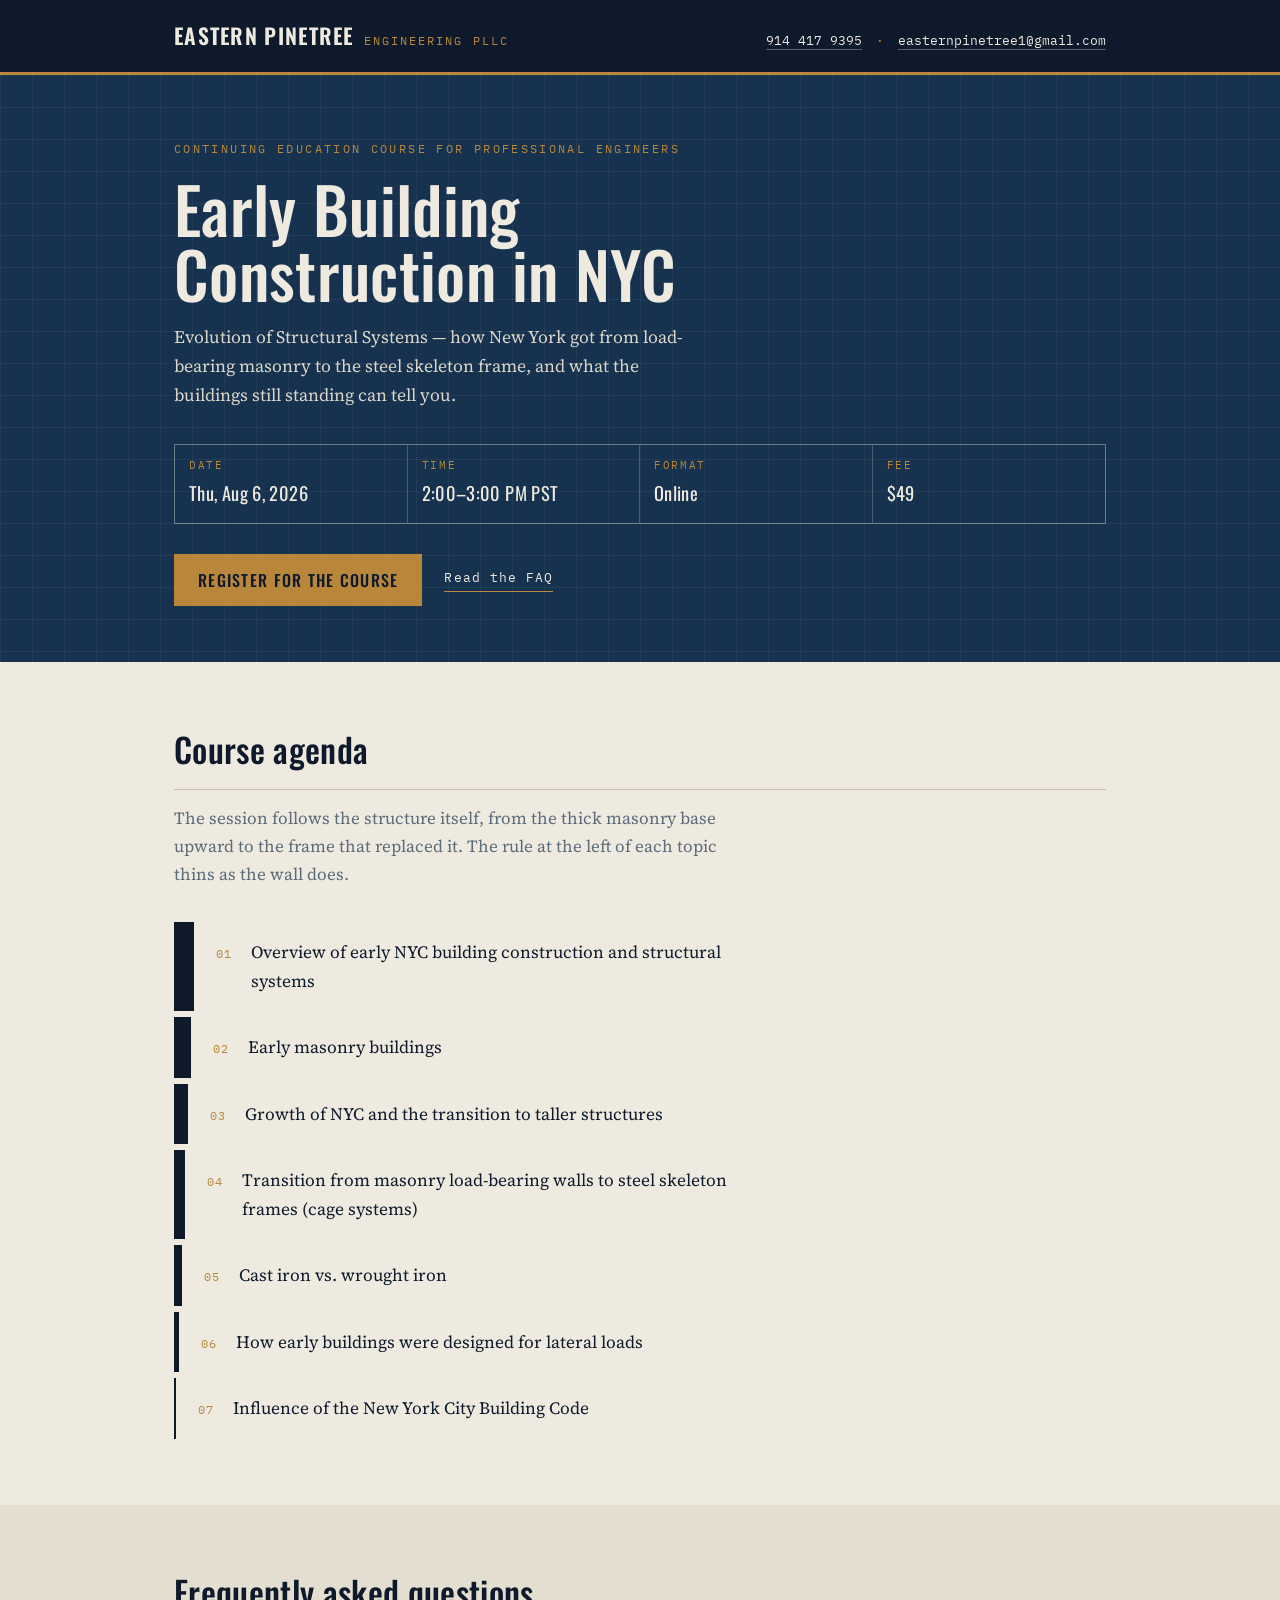
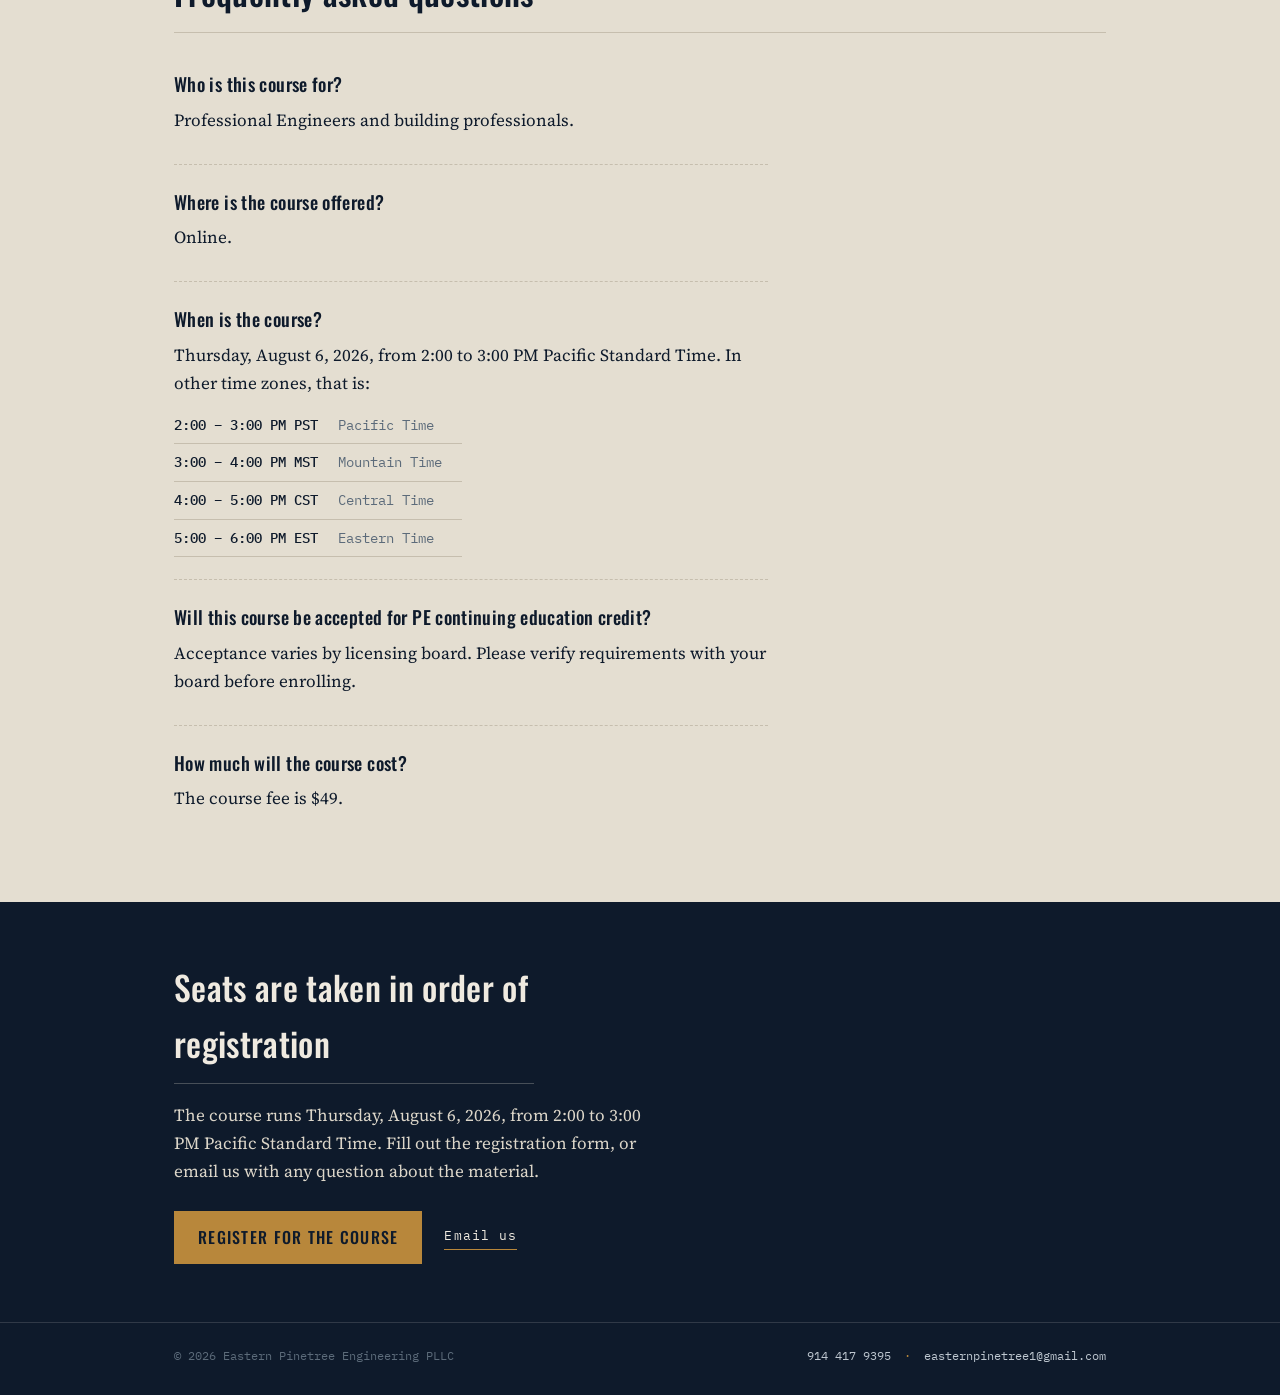
<file: index.html>
<!doctype html>
<html lang="en">
<head>
  <meta charset="utf-8" />
  <meta name="viewport" content="width=device-width, initial-scale=1" />
  <title>Eastern Pinetree Engineering PLLC — Early Building Construction in NYC</title>
  <meta name="description" content="Continuing education for Professional Engineers. Early Building Construction in NYC: Evolution of Structural Systems. Online, Thursday, August 6, 2026, 2:00-3:00 PM Pacific Standard Time. $49." />
  <link rel="preconnect" href="https://fonts.googleapis.com" />
  <link rel="preconnect" href="https://fonts.gstatic.com" crossorigin />
  <link href="https://fonts.googleapis.com/css2?family=IBM+Plex+Mono:wght@400;500&family=Oswald:wght@400;500;600&family=Source+Serif+4:ital,opsz,wght@0,8..60,400;0,8..60,600;1,8..60,400&display=swap" rel="stylesheet" />
  <link rel="stylesheet" href="style.css" />
</head>
<body>

  <header class="masthead">
    <div class="wrap masthead-inner">
      <div class="mark">
        <span class="mark-name">Eastern Pinetree</span>
        <span class="mark-sub">Engineering PLLC</span>
      </div>
      <p class="contact">
        <a href="tel:+19144179395">914 417 9395</a>
        <span class="dot" aria-hidden="true">·</span>
        <a href="mailto:easternpinetree1@gmail.com">easternpinetree1@gmail.com</a>
      </p>
    </div>
  </header>

  <main>

    <section class="hero">
      <div class="wrap">
        <p class="eyebrow">Continuing education course for Professional Engineers</p>
        <h1>Early Building Construction in NYC</h1>
        <p class="deck">Evolution of Structural Systems — how New York got from load-bearing masonry to the steel skeleton frame, and what the buildings still standing can tell you.</p>

        <!-- Title block: reads like the corner of a drawing sheet -->
        <dl class="titleblock">
          <div class="field">
            <dt>Date</dt>
            <dd>Thu, Aug 6, 2026</dd>
          </div>
          <div class="field">
            <dt>Time</dt>
            <dd>2:00&ndash;3:00 PM PST</dd>
          </div>
          <div class="field">
            <dt>Format</dt>
            <dd>Online</dd>
          </div>
          <div class="field">
            <dt>Fee</dt>
            <dd>$49</dd>
          </div>
        </dl>

        <p class="actions">
          <a class="cta" href="https://docs.google.com/forms/d/e/1FAIpQLSdG0-zF931bbHkicOayclkPH1apSnNAH1xj7X6Hedi7yIvFBw/viewform?usp=header" target="_blank" rel="noopener">Register for the course</a>
          <a class="cta-quiet" href="#faq">Read the FAQ</a>
        </p>
      </div>
    </section>

    <section class="band" id="agenda">
      <div class="wrap">
        <h2>Course agenda</h2>
        <p class="lede">The session follows the structure itself, from the thick masonry base upward to the frame that replaced it. The rule at the left of each topic thins as the wall does.</p>

        <ol class="agenda">
          <li class="w1"><span class="num">01</span><span class="topic">Overview of early NYC building construction and structural systems</span></li>
          <li class="w2"><span class="num">02</span><span class="topic">Early masonry buildings</span></li>
          <li class="w3"><span class="num">03</span><span class="topic">Growth of NYC and the transition to taller structures</span></li>
          <li class="w4"><span class="num">04</span><span class="topic">Transition from masonry load-bearing walls to steel skeleton frames (cage systems)</span></li>
          <li class="w5"><span class="num">05</span><span class="topic">Cast iron vs. wrought iron</span></li>
          <li class="w6"><span class="num">06</span><span class="topic">How early buildings were designed for lateral loads</span></li>
          <li class="w7"><span class="num">07</span><span class="topic">Influence of the New York City Building Code</span></li>
        </ol>
      </div>
    </section>

    <section class="band alt" id="faq">
      <div class="wrap">
        <h2>Frequently asked questions</h2>

        <div class="qa">
          <h3>Who is this course for?</h3>
          <p>Professional Engineers and building professionals.</p>
        </div>

        <div class="qa">
          <h3>Where is the course offered?</h3>
          <p>Online.</p>
        </div>

        <div class="qa">
          <h3>When is the course?</h3>
          <p>Thursday, August 6, 2026, from 2:00 to 3:00 PM Pacific Standard Time. In other time zones, that is:</p>
          <table class="zones">
            <tbody>
              <tr><td class="time">2:00 &ndash; 3:00 PM PST</td><td class="zone">Pacific Time</td></tr>
              <tr><td class="time">3:00 &ndash; 4:00 PM MST</td><td class="zone">Mountain Time</td></tr>
              <tr><td class="time">4:00 &ndash; 5:00 PM CST</td><td class="zone">Central Time</td></tr>
              <tr><td class="time">5:00 &ndash; 6:00 PM EST</td><td class="zone">Eastern Time</td></tr>
            </tbody>
          </table>
        </div>

        <div class="qa">
          <h3>Will this course be accepted for PE continuing education credit?</h3>
          <p>Acceptance varies by licensing board. Please verify requirements with your board before enrolling.</p>
        </div>

        <div class="qa">
          <h3>How much will the course cost?</h3>
          <p>The course fee is $49.</p>
        </div>
      </div>
    </section>

    <section class="closer">
      <div class="wrap">
        <h2>Seats are taken in order of registration</h2>
        <p>The course runs Thursday, August 6, 2026, from 2:00 to 3:00 PM Pacific Standard Time. Fill out the registration form, or email us with any question about the material.</p>
        <p class="actions">
          <a class="cta" href="https://docs.google.com/forms/d/e/1FAIpQLSdG0-zF931bbHkicOayclkPH1apSnNAH1xj7X6Hedi7yIvFBw/viewform?usp=header" target="_blank" rel="noopener">Register for the course</a>
          <a class="cta-quiet" href="mailto:easternpinetree1@gmail.com">Email us</a>
        </p>
      </div>
    </section>

  </main>

  <footer class="site-footer">
    <div class="wrap footer-inner">
      <p>© <span id="year">2026</span> Eastern Pinetree Engineering PLLC</p>
      <p>
        <a href="tel:+19144179395">914 417 9395</a>
        <span class="dot" aria-hidden="true">·</span>
        <a href="mailto:easternpinetree1@gmail.com">easternpinetree1@gmail.com</a>
      </p>
    </div>
  </footer>

  <script src="script.js"></script>
</body>
</html>
</file>
<file: style.css>
/* Eastern Pinetree Engineering PLLC — drafting-sheet theme */

:root{
  --ink:#0E1A2B;        /* drafting ink, near-black blue */
  --blueprint:#16324F;  /* field blue */
  --brass:#B8873B;      /* survey brass / signage gilt */
  --paper:#EFEAE0;      /* sheet stock */
  --paper-2:#E4DED1;    /* second sheet */
  --steel:#5C6B7A;      /* secondary text */
  --rule:#C6BEAE;       /* hairline */

  --display:"Oswald", "Arial Narrow", sans-serif;
  --body:"Source Serif 4", Georgia, "Times New Roman", serif;
  --mono:"IBM Plex Mono", ui-monospace, Menlo, Consolas, monospace;
}

*{ box-sizing:border-box; }

html{ scroll-behavior:smooth; }

body{
  margin:0;
  background:var(--paper);
  color:var(--ink);
  font-family:var(--body);
  font-size:1.0625rem;
  line-height:1.65;
  -webkit-font-smoothing:antialiased;
}

.wrap{
  max-width:980px;
  margin:0 auto;
  padding:0 24px;
}

a{ color:var(--blueprint); }
a:focus-visible,
button:focus-visible{
  outline:2px solid var(--brass);
  outline-offset:3px;
}

/* ---------- masthead ---------- */

.masthead{
  background:var(--ink);
  color:var(--paper);
  border-bottom:3px solid var(--brass);
}
.masthead-inner{
  display:flex;
  flex-wrap:wrap;
  align-items:baseline;
  justify-content:space-between;
  gap:8px 24px;
  padding-top:18px;
  padding-bottom:18px;
}
.mark{ display:flex; align-items:baseline; gap:10px; flex-wrap:wrap; }
.mark-name{
  font-family:var(--display);
  font-weight:600;
  font-size:1.35rem;
  letter-spacing:.06em;
  text-transform:uppercase;
}
.mark-sub{
  font-family:var(--mono);
  font-size:.72rem;
  letter-spacing:.18em;
  text-transform:uppercase;
  color:var(--brass);
}
.contact{
  margin:0;
  font-family:var(--mono);
  font-size:.82rem;
}
.contact a{ color:var(--paper); text-decoration:none; border-bottom:1px solid rgba(239,234,224,.35); }
.contact a:hover{ border-bottom-color:var(--brass); color:#fff; }
.dot{ color:var(--brass); padding:0 6px; }

/* ---------- hero ---------- */

.hero{
  background:var(--blueprint);
  color:var(--paper);
  padding:64px 0 56px;
  /* faint drafting grid */
  background-image:
    linear-gradient(rgba(239,234,224,.055) 1px, transparent 1px),
    linear-gradient(90deg, rgba(239,234,224,.055) 1px, transparent 1px);
  background-size:32px 32px, 32px 32px;
}
.eyebrow{
  margin:0 0 18px;
  font-family:var(--mono);
  font-size:.74rem;
  letter-spacing:.2em;
  text-transform:uppercase;
  color:var(--brass);
}
.hero h1{
  font-family:var(--display);
  font-weight:500;
  font-size:clamp(2.3rem, 6.5vw, 4rem);
  line-height:1.02;
  letter-spacing:.005em;
  margin:0 0 16px;
  max-width:16ch;
}
.deck{
  margin:0 0 34px;
  max-width:58ch;
  font-size:1.1rem;
  color:#DCD6C9;
}

/* title block */
.titleblock{
  display:grid;
  grid-template-columns:repeat(4, 1fr);
  border:1px solid rgba(239,234,224,.4);
  margin:0 0 30px;
}
.titleblock .field{
  padding:12px 14px 14px;
  border-right:1px solid rgba(239,234,224,.25);
}
.titleblock .field:last-child{ border-right:0; }
.titleblock dt{
  font-family:var(--mono);
  font-size:.66rem;
  letter-spacing:.16em;
  text-transform:uppercase;
  color:var(--brass);
  margin-bottom:4px;
}
.titleblock dd{
  margin:0;
  font-family:var(--display);
  font-weight:400;
  font-size:1.15rem;
  letter-spacing:.02em;
}

.actions{
  display:flex;
  flex-wrap:wrap;
  align-items:center;
  gap:14px 22px;
  margin:0;
}
.cta{
  display:inline-block;
  background:var(--brass);
  color:var(--ink);
  font-family:var(--display);
  font-weight:500;
  font-size:1rem;
  letter-spacing:.08em;
  text-transform:uppercase;
  text-decoration:none;
  padding:13px 24px;
}
.cta:hover{ background:#CFA050; }
.cta-quiet{
  font-family:var(--mono);
  font-size:.82rem;
  letter-spacing:.08em;
  color:var(--paper);
  text-decoration:none;
  border-bottom:1px solid var(--brass);
  padding-bottom:2px;
}
.cta-quiet:hover{ color:var(--brass); }

/* ---------- content bands ---------- */

.band{ padding:60px 0; }
.band.alt{ background:var(--paper-2); }

.band h2,
.closer h2{
  font-family:var(--display);
  font-weight:500;
  font-size:clamp(1.6rem, 3.4vw, 2.1rem);
  letter-spacing:.01em;
  margin:0 0 14px;
  padding-bottom:12px;
  border-bottom:1px solid var(--rule);
}
.lede{
  margin:0 0 34px;
  max-width:62ch;
  color:var(--steel);
}

/* agenda: the left rule thins as the wall does */
.agenda{
  list-style:none;
  margin:0;
  padding:0;
  counter-reset:none;
}
.agenda li{
  display:flex;
  align-items:baseline;
  gap:18px;
  padding:16px 0 16px 22px;
  border-left:var(--wall, 4px) solid var(--ink);
  margin-bottom:6px;
}
.agenda .w1{ --wall:20px; }
.agenda .w2{ --wall:17px; }
.agenda .w3{ --wall:14px; }
.agenda .w4{ --wall:11px; }
.agenda .w5{ --wall:8px; }
.agenda .w6{ --wall:5px; }
.agenda .w7{ --wall:2px; }

.agenda .num{
  font-family:var(--mono);
  font-size:.78rem;
  color:var(--brass);
  letter-spacing:.1em;
  flex:0 0 auto;
}
.agenda .topic{
  font-size:1.08rem;
  max-width:58ch;
}

/* FAQ */
.qa{
  padding:22px 0;
  border-bottom:1px dashed var(--rule);
  max-width:66ch;
}
.qa:last-child{ border-bottom:0; }
.qa h3{
  font-family:var(--display);
  font-weight:500;
  font-size:1.15rem;
  letter-spacing:.02em;
  margin:0 0 6px;
}
.qa p{ margin:0 0 8px; }

.zones{
  border-collapse:collapse;
  margin-top:10px;
  font-family:var(--mono);
  font-size:.86rem;
}
.zones td{
  padding:7px 20px 7px 0;
  border-bottom:1px solid var(--rule);
  white-space:nowrap;
}
.zones .time{ font-weight:500; }
.zones .zone{ color:var(--steel); }

/* ---------- closer ---------- */

.closer{
  background:var(--ink);
  color:var(--paper);
  padding:58px 0;
}
.closer h2{ border-bottom-color:rgba(239,234,224,.25); max-width:20ch; }
.closer p{ color:#DCD6C9; max-width:52ch; }
.closer .actions{ margin-top:26px; }

/* ---------- footer ---------- */

.site-footer{
  background:var(--ink);
  color:var(--steel);
  border-top:1px solid rgba(239,234,224,.15);
  padding:22px 0 30px;
  font-family:var(--mono);
  font-size:.78rem;
}
.footer-inner{
  display:flex;
  flex-wrap:wrap;
  justify-content:space-between;
  gap:6px 20px;
}
.site-footer p{ margin:0; }
.site-footer a{ color:#BFC8D1; text-decoration:none; }
.site-footer a:hover{ color:var(--brass); }

/* ---------- 404 ---------- */

.notfound{
  min-height:70vh;
  display:flex;
  align-items:center;
  padding:60px 0;
}
.notfound h1{
  font-family:var(--display);
  font-weight:500;
  font-size:clamp(2rem,5vw,3rem);
  margin:0 0 10px;
}
.notfound .code{
  font-family:var(--mono);
  font-size:.74rem;
  letter-spacing:.2em;
  text-transform:uppercase;
  color:var(--brass);
  margin:0 0 14px;
}
.notfound p{ max-width:48ch; }
.notfound .cta{ margin-top:18px; }

/* ---------- responsive ---------- */

@media (max-width:760px){
  .titleblock{ grid-template-columns:repeat(2, 1fr); }
  .titleblock .field{ border-bottom:1px solid rgba(239,234,224,.25); }
  .titleblock .field:nth-child(2n){ border-right:0; }
  .titleblock .field:nth-last-child(-n+2){ border-bottom:0; }
  .hero{ padding:48px 0 44px; }
  .band{ padding:46px 0; }
  .agenda li{ gap:12px; padding-left:16px; }
}

@media (max-width:430px){
  .titleblock{ grid-template-columns:1fr; }
  .titleblock .field{ border-right:0; }
  .agenda li{ flex-direction:column; gap:4px; }
}

@media (prefers-reduced-motion:reduce){
  html{ scroll-behavior:auto; }
  *{ transition:none !important; animation:none !important; }
}
</file>
